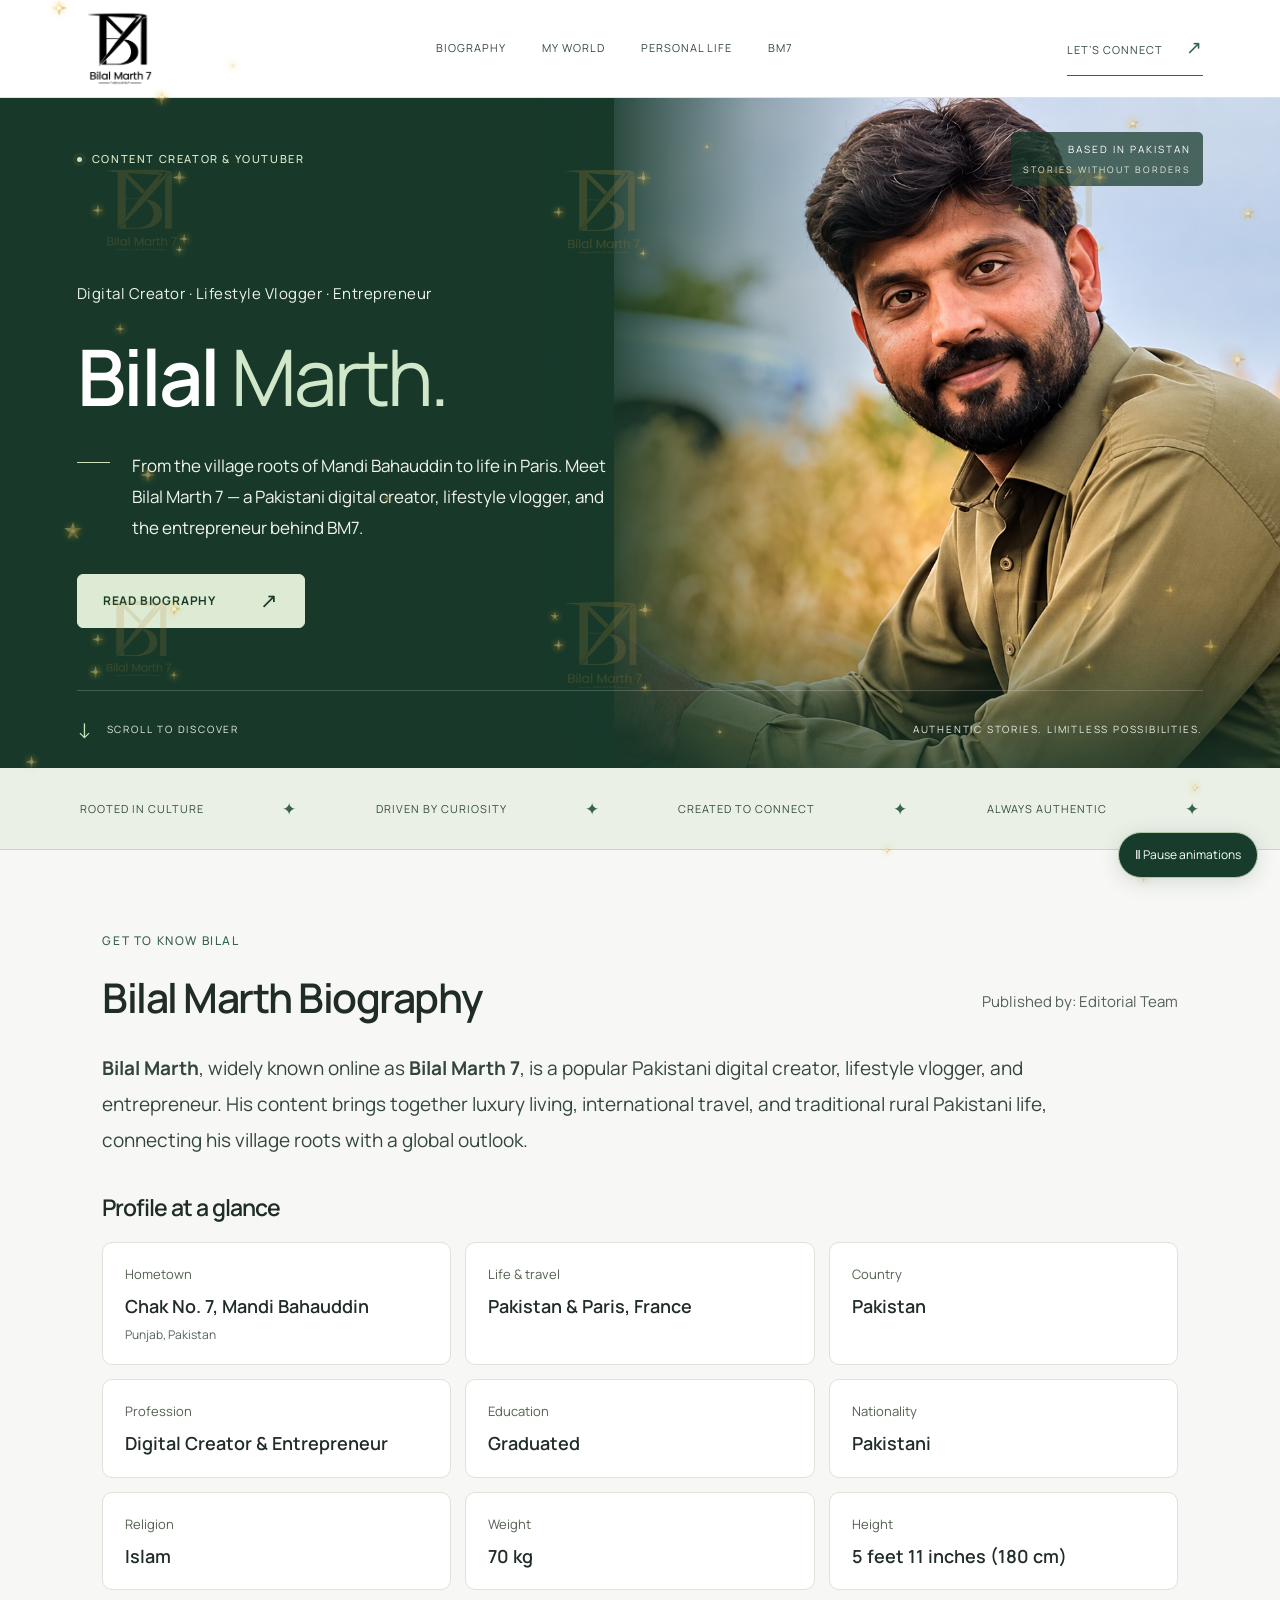
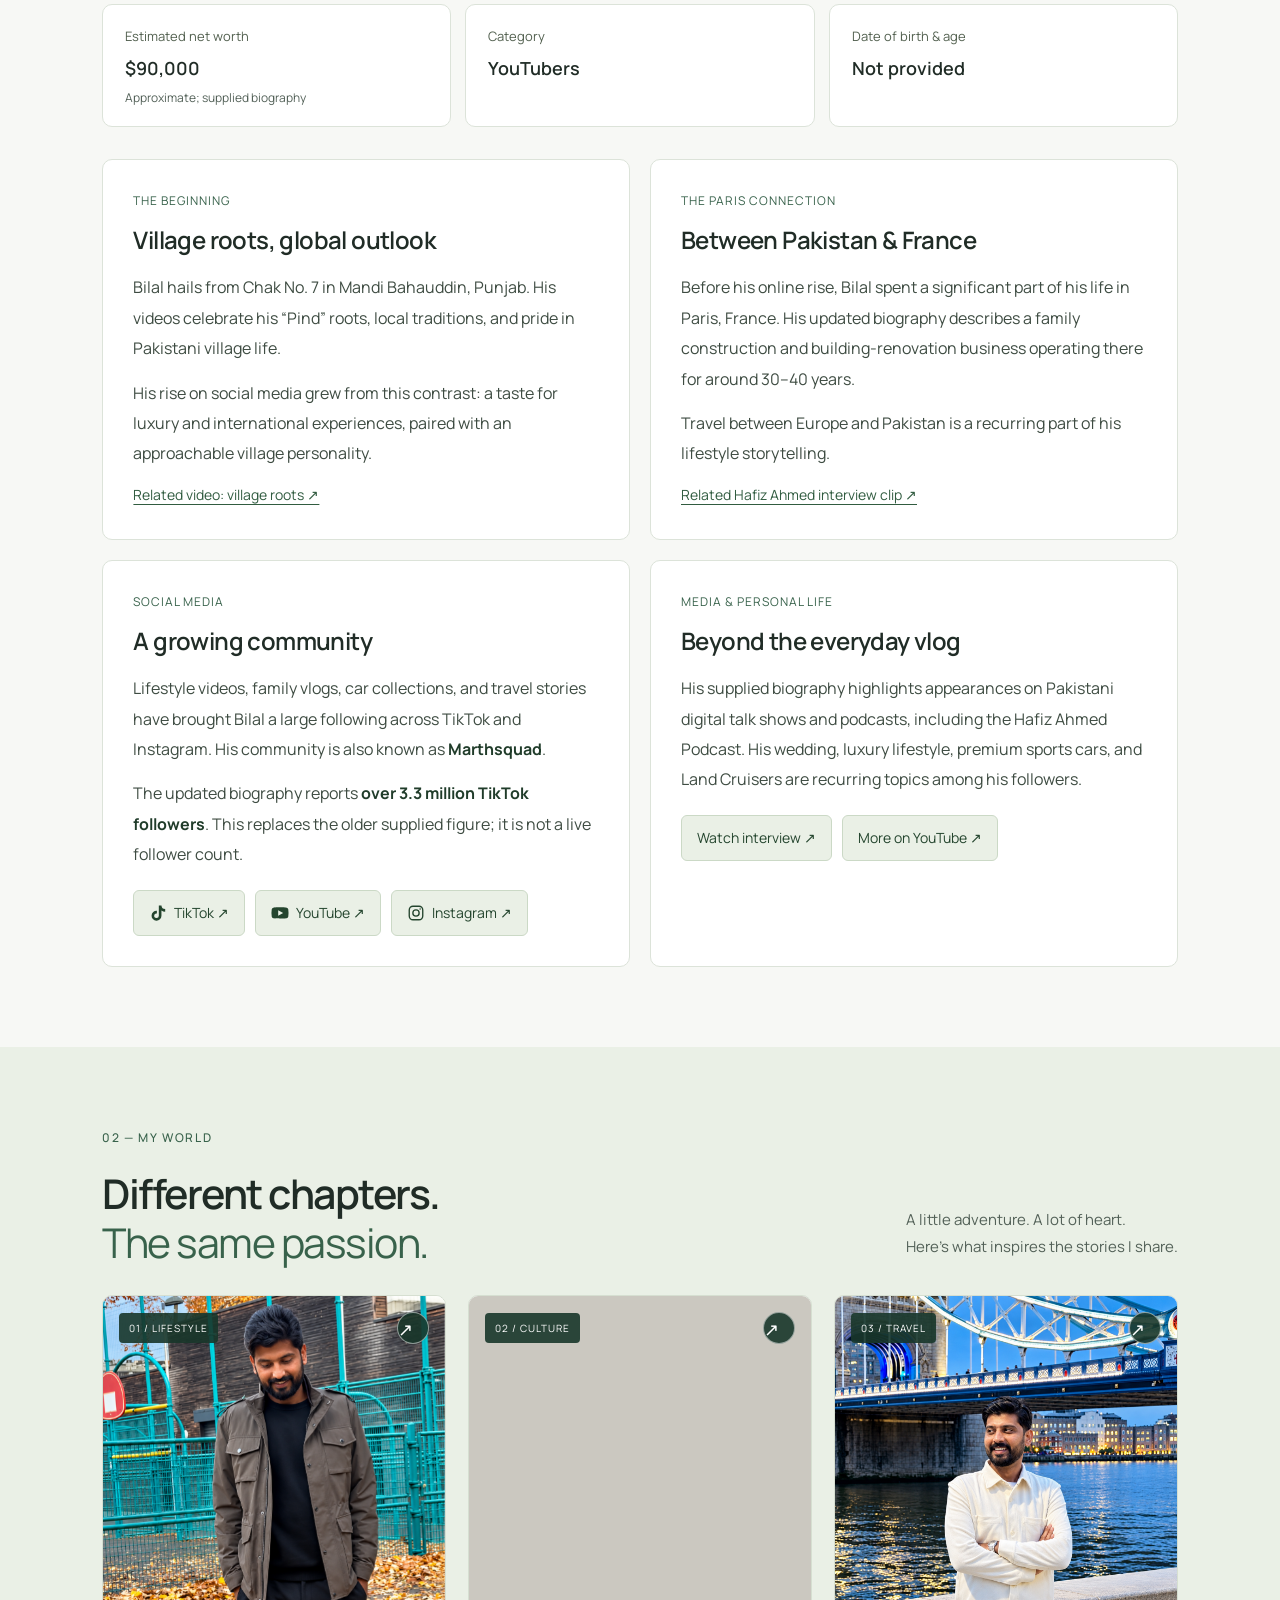
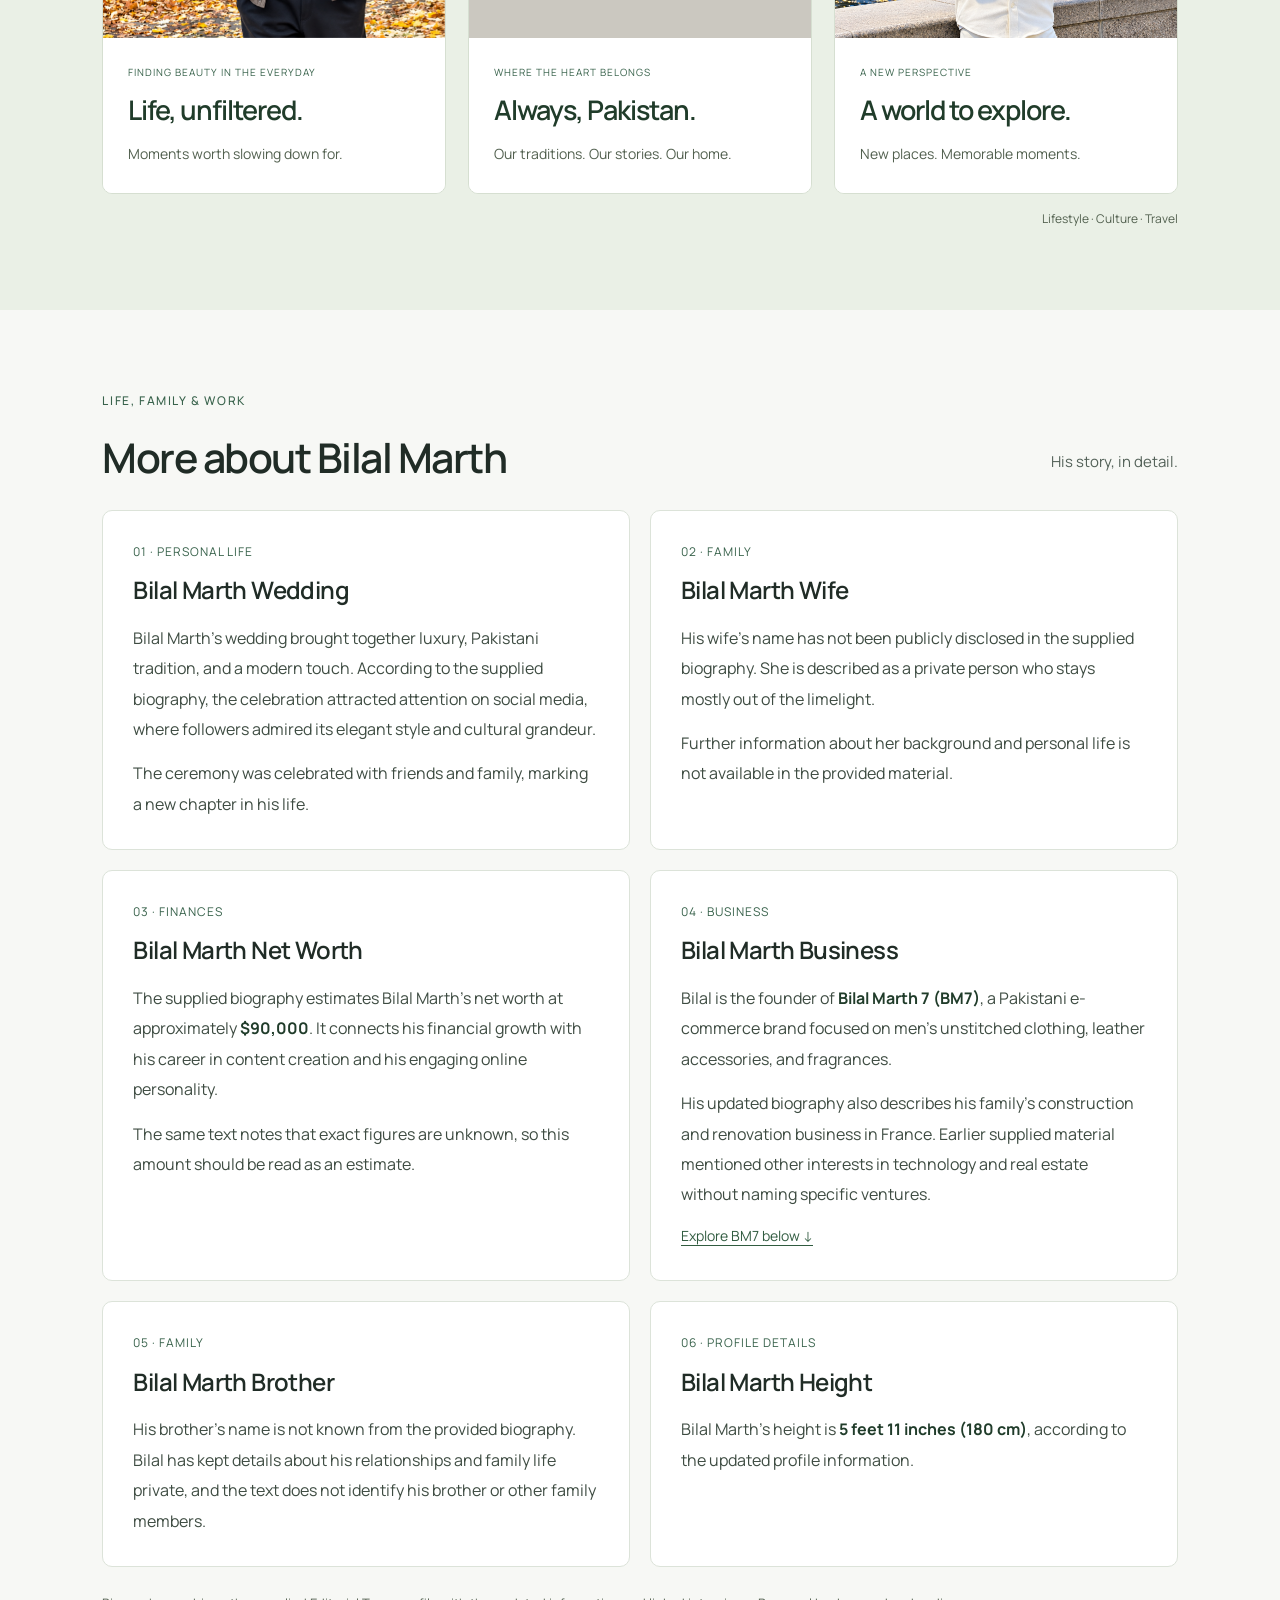
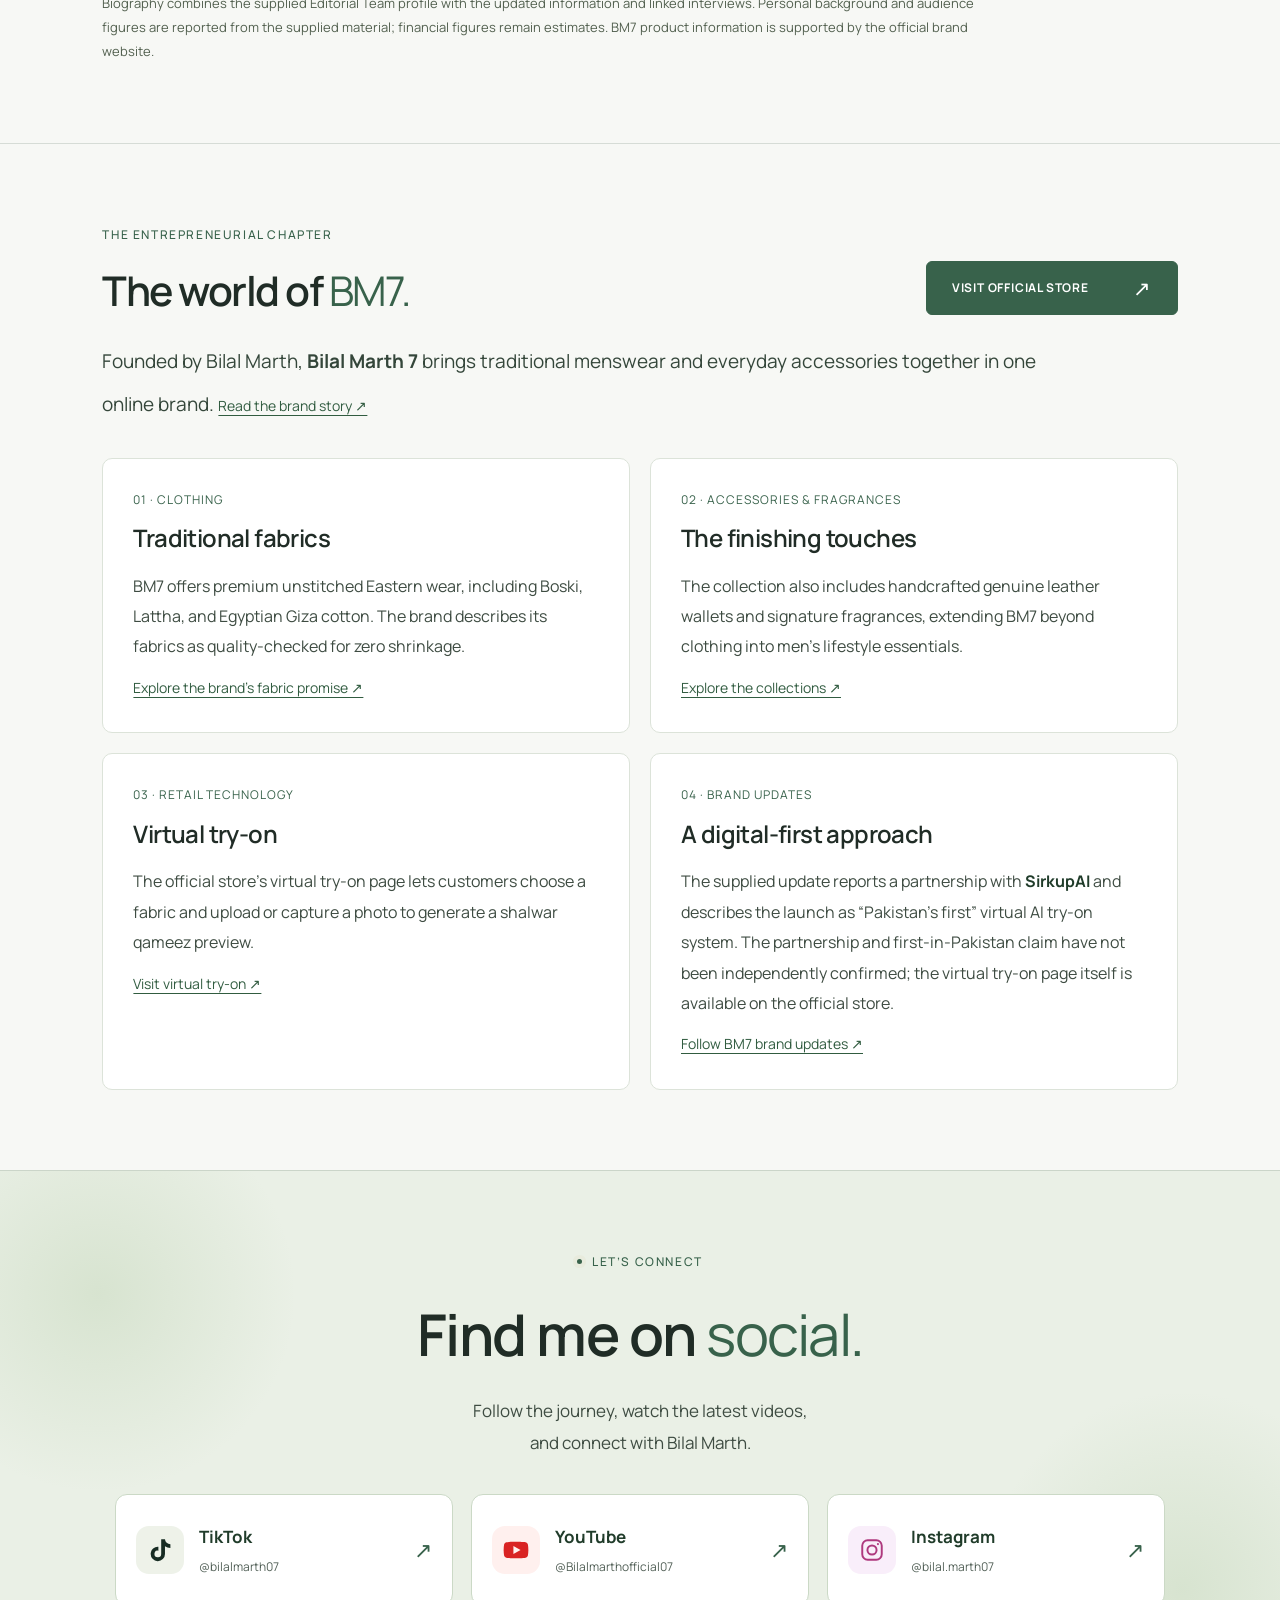
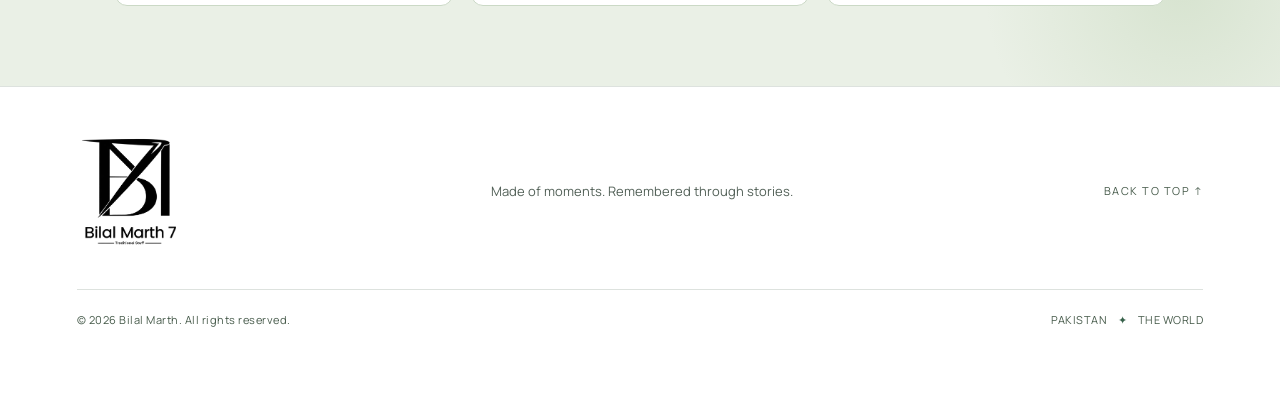
<file: index.html>
<!doctype html>
<html lang="en">
  <head>
    <meta charset="UTF-8" />
    <meta name="viewport" content="width=device-width, initial-scale=1.0" />
    <meta name="theme-color" content="#11120f" />
    <meta
      name="description"
      content="Discover the world of Bilal Marth — Pakistani content creator and YouTuber. Stories, culture, and moments worth sharing."
    />
    <title>Bilal Marth — A Life, Well Told.</title>
    <link rel="preconnect" href="https://fonts.googleapis.com" />
    <link rel="preconnect" href="https://fonts.gstatic.com" crossorigin />
    <link
      href="https://fonts.googleapis.com/css2?family=Cormorant+Garamond:ital,wght@0,400;0,500;0,600;1,400;1,500&family=Manrope:wght@400;500;600;700&display=swap"
      rel="stylesheet"
    />
    <link rel="stylesheet" href="style.css" />
    <link rel="stylesheet" href="readable.css" />
    <link rel="stylesheet" href="motion.css" />
    <link rel="preload" as="image" href="assets/ChatGPT%20Image%20Sep%2015%2C%202026%2C%2005_55_06%20PM.png" />
    <script src="script.js" defer></script>
  </head>
  <body>
    <div class="page-progress" aria-hidden="true"></div>
    <header class="header">
      <a class="brand brand-logo" href="#home" aria-label="Bilal Marth home"><img class="animated-logo" src="assets/bilal-marth-logo-hd.png" width="1119" height="1405" alt="Bilal Marth 7 — Traditional Stuff" /></a>
      <button
        class="menu-toggle"
        aria-label="Open navigation"
        aria-expanded="false"
        aria-controls="navigation"
      >
        <span></span><span></span>
      </button>
      <nav id="navigation" aria-label="Main navigation">
        <a href="#about">BIOGRAPHY</a><a href="#world">MY WORLD</a
        ><a href="#journal">PERSONAL LIFE</a><a href="#business">BM7</a>
      </nav>
      <a class="header-contact" href="#contact">LET’S CONNECT <span>↗</span></a>
    </header>
    <main>
      <section class="hero" id="home">
        <div
          class="hero-photo"
          role="img"
          aria-label="Portfolio portrait of Bilal Marth outdoors"
        ></div>
        <div class="hero-shade"></div>
        <div class="hero-top">
          <span class="eyebrow"><i></i> CONTENT CREATOR & YOUTUBER</span
          ><span class="hero-location"
            >BASED IN PAKISTAN <span>STORIES WITHOUT BORDERS</span></span
          >
        </div>
        <div class="hero-content">
          <p class="hero-intro">Digital Creator · Lifestyle Vlogger · Entrepreneur</p>
          <h1>Bilal <em>Marth.</em></h1>
          <div class="hero-description">
            <span class="small-rule"></span>
            <p>From the village roots of Mandi Bahauddin to life in Paris. Meet Bilal Marth 7 — a Pakistani digital creator, lifestyle vlogger, and the entrepreneur behind BM7.</p>
          </div>
          <a class="button gold" href="#about"
            >READ BIOGRAPHY <span>↗</span></a
          >
        </div>
        <div class="hero-signature" aria-hidden="true">
          Bilal Marth<span>THE PERSON BEHIND THE STORIES</span>
        </div>
        <div class="hero-bottom">
          <a href="#about"
            ><span class="scroll-icon">↓</span> SCROLL TO DISCOVER</a
          ><span>AUTHENTIC STORIES. LIMITLESS POSSIBILITIES.</span
          ><button class="motion-toggle" type="button" aria-pressed="false">Pause animation</button>
        </div>
      </section>
      <div class="values-strip" aria-label="Creative values">
        <span>ROOTED IN CULTURE</span><i>✦</i><span>DRIVEN BY CURIOSITY</span
        ><i>✦</i><span>CREATED TO CONNECT</span><i>✦</i
        ><span>ALWAYS AUTHENTIC</span><i>✦</i>
      </div>
      <section class="biography section" id="about" aria-labelledby="bio-heading">
        <div class="section-heading"><div><p class="eyebrow">GET TO KNOW BILAL</p><h2 id="bio-heading">Bilal Marth Biography</h2></div><p>Published by: Editorial Team</p></div>
        <p class="bio-intro"><strong>Bilal Marth</strong>, widely known online as <strong>Bilal Marth 7</strong>, is a popular Pakistani digital creator, lifestyle vlogger, and entrepreneur. His content brings together luxury living, international travel, and traditional rural Pakistani life, connecting his village roots with a global outlook.</p>
        <h3 class="subheading">Profile at a glance</h3>
        <dl class="profile-grid">
          <div><dt>Hometown</dt><dd>Chak No. 7, Mandi Bahauddin<small>Punjab, Pakistan</small></dd></div>
          <div><dt>Life & travel</dt><dd>Pakistan & Paris, France</dd></div>
          <div><dt>Country</dt><dd>Pakistan</dd></div>
          <div><dt>Profession</dt><dd>Digital Creator & Entrepreneur</dd></div>
          <div><dt>Education</dt><dd>Graduated</dd></div>
          <div><dt>Nationality</dt><dd>Pakistani</dd></div>
          <div><dt>Religion</dt><dd>Islam</dd></div>
          <div><dt>Weight</dt><dd>70 kg</dd></div>
          <div><dt>Height</dt><dd>5 feet 11 inches (180 cm)</dd></div>
          <div><dt>Estimated net worth</dt><dd>$90,000 <small>Approximate; supplied biography</small></dd></div>
          <div><dt>Category</dt><dd>YouTubers</dd></div>
          <div><dt>Date of birth & age</dt><dd>Not provided</dd></div>
        </dl>
        <div class="biography-articles">
          <article class="bio-story"><span class="article-label">THE BEGINNING</span><h3>Village roots, global outlook</h3><p>Bilal hails from Chak No. 7 in Mandi Bahauddin, Punjab. His videos celebrate his “Pind” roots, local traditions, and pride in Pakistani village life.</p><p>His rise on social media grew from this contrast: a taste for luxury and international experiences, paired with an approachable village personality.</p><a class="source-link" href="https://www.youtube.com/watch?v=v9ayQHkdQaA" target="_blank" rel="noopener noreferrer">Related video: village roots ↗</a></article>
          <article class="bio-story"><span class="article-label">THE PARIS CONNECTION</span><h3>Between Pakistan & France</h3><p>Before his online rise, Bilal spent a significant part of his life in Paris, France. His updated biography describes a family construction and building-renovation business operating there for around 30–40 years.</p><p>Travel between Europe and Pakistan is a recurring part of his lifestyle storytelling.</p><a class="source-link" href="https://www.tiktok.com/@hafizahmedpk/video/7497513334615313682" target="_blank" rel="noopener noreferrer">Related Hafiz Ahmed interview clip ↗</a></article>
          <article class="bio-story"><span class="article-label">SOCIAL MEDIA</span><h3>A growing community</h3><p>Lifestyle videos, family vlogs, car collections, and travel stories have brought Bilal a large following across TikTok and Instagram. His community is also known as <strong>Marthsquad</strong>.</p><p>The updated biography reports <strong>over 3.3 million TikTok followers</strong>. This replaces the older supplied figure; it is not a live follower count.</p><div class="social-links"><a href="https://www.tiktok.com/@bilalmarth07?lang=en" target="_blank" rel="noopener noreferrer"><svg viewBox="0 0 24 24" fill="currentColor" aria-hidden="true" focusable="false"><path d="M16.6 2h-3.5v13.7a3.1 3.1 0 1 1-2.6-3.1V9.1a6.6 6.6 0 1 0 6.1 6.6V8.6a8.4 8.4 0 0 0 5 1.6V6.7A5 5 0 0 1 16.6 2Z"/></svg>TikTok ↗</a><a href="https://www.youtube.com/@Bilalmarthofficial07" target="_blank" rel="noopener noreferrer"><svg viewBox="0 0 24 24" fill="currentColor" aria-hidden="true" focusable="false"><path d="M23 7a3 3 0 0 0-2.1-2.1C19 4.4 12 4.4 12 4.4S5 4.4 3.1 4.9A3 3 0 0 0 1 7a31 31 0 0 0 0 10 3 3 0 0 0 2.1 2.1c1.9.5 8.9.5 8.9.5s7 0 8.9-.5A3 3 0 0 0 23 17a31 31 0 0 0 0-10ZM9.6 15.8V8.2L16.2 12l-6.6 3.8Z"/></svg>YouTube ↗</a><a href="https://www.instagram.com/bilal.marth07/" target="_blank" rel="noopener noreferrer"><svg viewBox="0 0 24 24" fill="none" stroke="currentColor" stroke-width="1.8" aria-hidden="true" focusable="false"><rect x="3" y="3" width="18" height="18" rx="5"/><circle cx="12" cy="12" r="4.2"/><circle cx="17.5" cy="6.5" r="1" fill="currentColor" stroke="none"/></svg>Instagram ↗</a></div></article>
          <article class="bio-story"><span class="article-label">MEDIA & PERSONAL LIFE</span><h3>Beyond the everyday vlog</h3><p>His supplied biography highlights appearances on Pakistani digital talk shows and podcasts, including the Hafiz Ahmed Podcast. His wedding, luxury lifestyle, premium sports cars, and Land Cruisers are recurring topics among his followers.</p><div class="social-links"><a href="https://www.youtube.com/watch?v=_mFHVW66nk8" target="_blank" rel="noopener noreferrer">Watch interview ↗</a><a href="https://www.youtube.com/watch?v=TylZ8UWxCX0" target="_blank" rel="noopener noreferrer">More on YouTube ↗</a></div></article>
        </div>
      </section>
      <section class="world section" id="world">
        <div class="section-heading reveal">
          <div>
            <p class="eyebrow">02 — MY WORLD</p>
            <h2>Different chapters.<br /><em>The same passion.</em></h2>
          </div>
          <p>
            A little adventure. A lot of heart.<br />Here’s what inspires the
            stories I share.
          </p>
        </div>
        <div class="world-grid">
          <button class="world-card reveal" data-story="everyday">
            <img
              src="assets/ChatGPT%20Image%20Sep%2015%2C%202026%2C%2005_55_19%20PM.png"
              alt="Outdoor portrait in an autumn setting"
              loading="lazy" decoding="async"
            />
            <div class="card-top">
              <span>01 / LIFESTYLE</span><span class="circle-arrow">↗</span>
            </div>
            <div class="card-bottom">
              <p>FINDING BEAUTY IN THE EVERYDAY</p>
              <h3>Life, unfiltered.</h3>
              <span>Moments worth slowing down for.</span>
            </div>
          </button>
          <button class="world-card reveal" data-story="culture">
            <img
              src="assets/ChatGPT%20Image%20Sep%2015%2C%202026%2C%2005_55_25%20PM.png"
              alt="Studio composition featuring traditional Pakistani clothing"
              loading="lazy" decoding="async"
            />
            <div class="card-top">
              <span>02 / CULTURE</span><span class="circle-arrow">↗</span>
            </div>
            <div class="card-bottom">
              <p>WHERE THE HEART BELONGS</p>
              <h3>Always, Pakistan.</h3>
              <span>Our traditions. Our stories. Our home.</span>
            </div>
          </button>
          <button class="world-card reveal" data-story="creation">
            <img
              src="assets/ChatGPT%20Image%20Sep%2015%2C%202026%2C%2005_55_30%20PM.png"
              alt="Riverside portrait beside an illuminated bridge"
              loading="lazy" decoding="async"
            />
            <div class="card-top">
              <span>03 / TRAVEL</span><span class="circle-arrow">↗</span>
            </div>
            <div class="card-bottom">
              <p>A NEW PERSPECTIVE</p>
              <h3>A world to explore.</h3>
              <span>New places. Memorable moments.</span>
            </div>
          </button>
        </div>
        <p class="image-note">
          Lifestyle · Culture · Travel
        </p>
      </section>
      <section class="journal section" id="journal" aria-labelledby="personal-heading">
        <div class="section-heading"><div><p class="eyebrow">LIFE, FAMILY & WORK</p><h2 id="personal-heading">More about Bilal Marth</h2></div><p>His story, in detail.</p></div>
        <div class="biography-articles">
          <article class="bio-story"><span class="article-label">01 · PERSONAL LIFE</span><h3>Bilal Marth Wedding</h3><p>Bilal Marth’s wedding brought together luxury, Pakistani tradition, and a modern touch. According to the supplied biography, the celebration attracted attention on social media, where followers admired its elegant style and cultural grandeur.</p><p>The ceremony was celebrated with friends and family, marking a new chapter in his life.</p></article>
          <article class="bio-story"><span class="article-label">02 · FAMILY</span><h3>Bilal Marth Wife</h3><p>His wife’s name has not been publicly disclosed in the supplied biography. She is described as a private person who stays mostly out of the limelight.</p><p>Further information about her background and personal life is not available in the provided material.</p></article>
          <article class="bio-story"><span class="article-label">03 · FINANCES</span><h3>Bilal Marth Net Worth</h3><p>The supplied biography estimates Bilal Marth’s net worth at approximately <strong>$90,000</strong>. It connects his financial growth with his career in content creation and his engaging online personality.</p><p>The same text notes that exact figures are unknown, so this amount should be read as an estimate.</p></article>
          <article class="bio-story"><span class="article-label">04 · BUSINESS</span><h3>Bilal Marth Business</h3><p>Bilal is the founder of <strong>Bilal Marth 7 (BM7)</strong>, a Pakistani e-commerce brand focused on men’s unstitched clothing, leather accessories, and fragrances.</p><p>His updated biography also describes his family’s construction and renovation business in France. Earlier supplied material mentioned other interests in technology and real estate without naming specific ventures.</p><a class="source-link" href="#business">Explore BM7 below ↓</a></article>
          <article class="bio-story"><span class="article-label">05 · FAMILY</span><h3>Bilal Marth Brother</h3><p>His brother’s name is not known from the provided biography. Bilal has kept details about his relationships and family life private, and the text does not identify his brother or other family members.</p></article>
          <article class="bio-story"><span class="article-label">06 · PROFILE DETAILS</span><h3>Bilal Marth Height</h3><p>Bilal Marth’s height is <strong>5 feet 11 inches (180 cm)</strong>, according to the updated profile information.</p></article>
        </div>
        <p class="source-note">Biography combines the supplied Editorial Team profile with the updated information and linked interviews. Personal background and audience figures are reported from the supplied material; financial figures remain estimates. BM7 product information is supported by the official brand website.</p>
      </section>
      <section class="business section" id="business" aria-labelledby="business-heading">
        <div class="section-heading"><div><p class="eyebrow">THE ENTREPRENEURIAL CHAPTER</p><h2 id="business-heading">The world of <em>BM7.</em></h2></div><a class="button gold" href="https://bilalmarth7.pk/" target="_blank" rel="noopener noreferrer">VISIT OFFICIAL STORE <span>↗</span></a></div>
        <p class="bio-intro">Founded by Bilal Marth, <strong>Bilal Marth 7</strong> brings traditional menswear and everyday accessories together in one online brand. <a class="source-link" href="https://bilalmarth7.pk/pages/about-us" target="_blank" rel="noopener noreferrer">Read the brand story ↗</a></p>
        <div class="biography-articles">
          <article class="bio-story"><span class="article-label">01 · CLOTHING</span><h3>Traditional fabrics</h3><p>BM7 offers premium unstitched Eastern wear, including Boski, Lattha, and Egyptian Giza cotton. The brand describes its fabrics as quality-checked for zero shrinkage.</p><a class="source-link" href="https://bilalmarth7.pk/pages/about-us" target="_blank" rel="noopener noreferrer">Explore the brand’s fabric promise ↗</a></article>
          <article class="bio-story"><span class="article-label">02 · ACCESSORIES & FRAGRANCES</span><h3>The finishing touches</h3><p>The collection also includes handcrafted genuine leather wallets and signature fragrances, extending BM7 beyond clothing into men’s lifestyle essentials.</p><a class="source-link" href="https://bilalmarth7.pk/" target="_blank" rel="noopener noreferrer">Explore the collections ↗</a></article>
          <article class="bio-story"><span class="article-label">03 · RETAIL TECHNOLOGY</span><h3>Virtual try-on</h3><p>The official store’s virtual try-on page lets customers choose a fabric and upload or capture a photo to generate a shalwar qameez preview.</p><a class="source-link" href="https://bilalmarth7.pk/pages/try-on" target="_blank" rel="noopener noreferrer">Visit virtual try-on ↗</a></article>
          <article class="bio-story"><span class="article-label">04 · BRAND UPDATES</span><h3>A digital-first approach</h3><p>The supplied update reports a partnership with <strong>SirkupAI</strong> and describes the launch as “Pakistan’s first” virtual AI try-on system. The partnership and first-in-Pakistan claim have not been independently confirmed; the virtual try-on page itself is available on the official store.</p><a class="source-link" href="https://www.instagram.com/bilalmarth7.pk/" target="_blank" rel="noopener noreferrer">Follow BM7 brand updates ↗</a></article>
        </div>
      </section>
      <section class="contact section" id="contact" aria-labelledby="contact-heading">
        <p class="eyebrow"><i></i> LET’S CONNECT</p>
        <h2 id="contact-heading">Find me on <em>social.</em></h2>
        <p>Follow the journey, watch the latest videos,<br />and connect with Bilal Marth.</p>
        <div class="contact-social-grid" aria-label="Social profiles">
<a class="contact-social tiktok" href="https://www.tiktok.com/@bilalmarth07?lang=en" target="_blank" rel="noopener noreferrer" aria-label="Open Bilal Marth on TikTok (new tab)"><span class="social-icon"><svg viewBox="0 0 24 24" fill="currentColor" aria-hidden="true" focusable="false"><path d="M16.6 2h-3.5v13.7a3.1 3.1 0 1 1-2.6-3.1V9.1a6.6 6.6 0 1 0 6.1 6.6V8.6a8.4 8.4 0 0 0 5 1.6V6.7A5 5 0 0 1 16.6 2Z"/></svg></span><span class="social-copy"><strong>TikTok</strong><span>@bilalmarth07</span></span><span class="social-arrow" aria-hidden="true">↗</span></a>
<a class="contact-social youtube" href="https://www.youtube.com/@Bilalmarthofficial07" target="_blank" rel="noopener noreferrer" aria-label="Open Bilal Marth on YouTube (new tab)"><span class="social-icon"><svg viewBox="0 0 24 24" fill="currentColor" aria-hidden="true" focusable="false"><path d="M23 7a3 3 0 0 0-2.1-2.1C19 4.4 12 4.4 12 4.4S5 4.4 3.1 4.9A3 3 0 0 0 1 7a31 31 0 0 0 0 10 3 3 0 0 0 2.1 2.1c1.9.5 8.9.5 8.9.5s7 0 8.9-.5A3 3 0 0 0 23 17a31 31 0 0 0 0-10ZM9.6 15.8V8.2L16.2 12l-6.6 3.8Z"/></svg></span><span class="social-copy"><strong>YouTube</strong><span>@Bilalmarthofficial07</span></span><span class="social-arrow" aria-hidden="true">↗</span></a>
<a class="contact-social instagram" href="https://www.instagram.com/bilal.marth07/" target="_blank" rel="noopener noreferrer" aria-label="Open Bilal Marth on Instagram (new tab)"><span class="social-icon"><svg viewBox="0 0 24 24" fill="none" stroke="currentColor" stroke-width="1.8" aria-hidden="true" focusable="false"><rect x="3" y="3" width="18" height="18" rx="5"/><circle cx="12" cy="12" r="4.2"/><circle cx="17.5" cy="6.5" r="1" fill="currentColor" stroke="none"/></svg></span><span class="social-copy"><strong>Instagram</strong><span>@bilal.marth07</span></span><span class="social-arrow" aria-hidden="true">↗</span></a>
        </div>
      </section>
    </main>
    <footer>
      <a class="brand brand-logo" href="#home" aria-label="Bilal Marth home"><img class="animated-logo" src="assets/bilal-marth-logo-hd.png" width="1119" height="1405" alt="Bilal Marth 7 — Traditional Stuff" /></a>
      <p>Made of moments. Remembered through stories.</p>
      <a href="#home">BACK TO TOP ↑</a>
      <div class="footer-bottom">
        <span
          >© <span id="year">2026</span> Bilal Marth. All rights reserved.</span
        ><span>PAKISTAN <span class="gold-text">✦</span> THE WORLD</span>
      </div>
    </footer>
    <dialog id="story-dialog">
      <button class="close-dialog" aria-label="Close story">×</button>
      <p class="eyebrow" id="story-label"></p>
      <h2 id="story-title"></h2>
      <p id="story-text"></p>
      <a class="text-link" href="#contact" id="story-contact"
        >CREATE SOMETHING TOGETHER ↗</a
      >
    </dialog>
  </body>
</html>
</file>
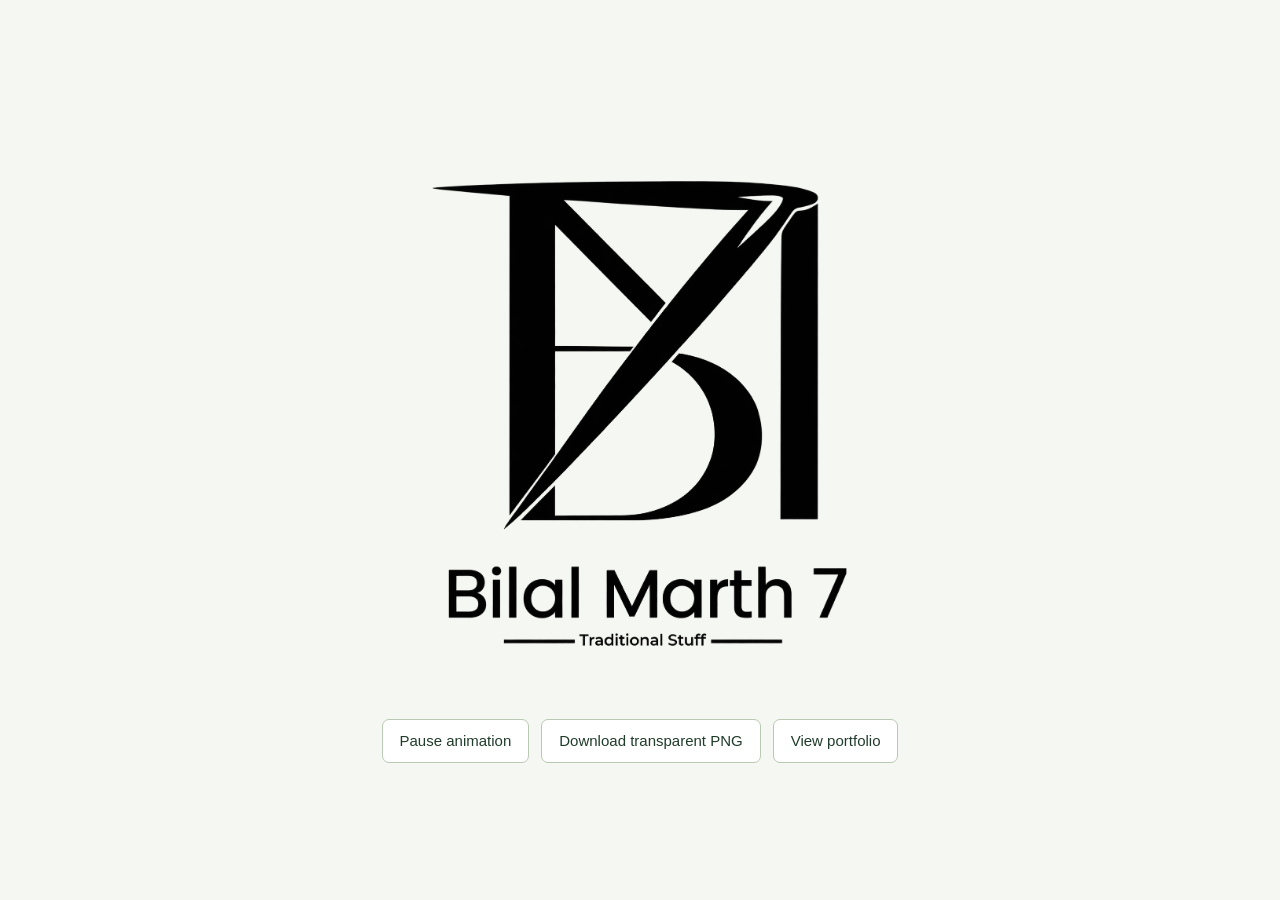
<file: assets/logo-animated.html>
<!doctype html>
<html lang="en">
<head>
<meta charset="utf-8"><meta name="viewport" content="width=device-width, initial-scale=1">
<title>Bilal Marth — Animated Logo</title>
<style>
*{box-sizing:border-box}body{margin:0;min-height:100svh;display:grid;place-items:center;background:#f5f7f2;font:15px/1.6 Arial,sans-serif;color:#203c2a}main{text-align:center;padding:35px 20px}.stage{display:grid;place-items:center;width:min(75vw,440px);min-height:440px;margin:auto}img{display:block;width:100%;height:auto;max-height:65svh;object-fit:contain;animation:arrive 1.2s ease-out both,float 6s 1.2s ease-in-out infinite;transform-origin:center}nav{display:flex;flex-wrap:wrap;justify-content:center;gap:12px;margin-top:30px}button,a{font:inherit;color:#203c2a;background:#fff;border:1px solid #b9c9b4;padding:9px 17px;border-radius:7px;cursor:pointer;text-decoration:none}button:focus-visible,a:focus-visible{outline:2px solid #38624b;outline-offset:4px}.paused img{animation-play-state:paused}@keyframes arrive{from{opacity:0;transform:translateY(18px) scale(.94)}to{opacity:1;transform:translateY(0) scale(1)}}@keyframes float{0%,100%{transform:translateY(0) rotate(0)}50%{transform:translateY(-9px) rotate(-1deg)}}@media(prefers-reduced-motion:reduce){img{animation:none}button{display:none}}@media(max-width:480px){.stage{min-height:320px}}
</style>
</head><body><main><div class="stage"><img src="bilal-marth-logo-hd.png" alt="Bilal Marth 7 — Traditional Stuff"></div><nav><button type="button" aria-pressed="false">Pause animation</button><a href="bilal-marth-logo-hd.png" download>Download transparent PNG</a><a href="../index.html">View portfolio</a></nav></main><script>const button=document.querySelector('button');button.addEventListener('click',()=>{const paused=document.body.classList.toggle('paused');button.setAttribute('aria-pressed',String(paused));button.textContent=paused?'Play animation':'Pause animation'});</script></body></html>
</file>
<file: style.css>
:root {
  --bg: #11120f;
  --panel: #191a16;
  --gold: #c7ab76;
  --text: #eeeae1;
  --muted: #9c9d91;
  --line: #ffffff20;
  --serif: "Cormorant Garamond", Georgia, serif;
  --sans: "Manrope", Arial, sans-serif;
}
* {
  box-sizing: border-box;
}
html {
  scroll-behavior: smooth;
  scroll-padding-top: 95px;
}
body {
  margin: 0;
  background: var(--bg);
  color: var(--text);
  font-family: var(--sans);
  font-size: 14px;
  line-height: 1.8;
}
body:has(dialog[open]) {
  overflow: hidden;
}
::selection {
  background: var(--gold);
  color: var(--bg);
}
a {
  color: inherit;
  text-decoration: none;
}
button,
input,
textarea {
  font: inherit;
}
button,
a {
  -webkit-tap-highlight-color: transparent;
}
button {
  cursor: pointer;
}
button:focus-visible,
a:focus-visible,
summary:focus-visible {
  outline: 2px solid var(--gold);
  outline-offset: 6px;
}
button {
  color: inherit;
}
h1,
h2,
h3,
p {
  margin: 0;
}
h1,
h2,
h3 {
  font-family: var(--serif);
  font-weight: 400;
  line-height: 1.03;
}
em {
  font-weight: 400;
  color: var(--gold);
}
.header {
  height: 98px;
  display: flex;
  align-items: center;
  justify-content: space-between;
  padding: 0 6%;
  border-bottom: 1px solid var(--line);
  background: var(--bg);
  position: relative;
  z-index: 5;
}
.brand {
  display: flex;
  align-items: center;
  font-family: var(--serif);
  font-size: 35px;
  line-height: 1;
}
.brand-line {
  height: 30px;
  width: 1px;
  background: var(--gold);
  transform: rotate(23deg);
  margin: 0 5px;
}
.brand-name {
  font: 600 10px var(--sans);
  letter-spacing: 3px;
  margin-left: 18px;
}
.header nav {
  display: flex;
  gap: 36px;
}
.header nav a,
.header-contact {
  font-size: 10px;
  letter-spacing: 1.8px;
}
.header nav a {
  color: #b3b3a8;
  transition: color 0.2s;
}
.header nav a:hover,
.header nav a.active {
  color: var(--gold);
}
.header-contact {
  border-bottom: 1px solid var(--gold);
  padding: 9px 0;
}
.header-contact span {
  font-size: 19px;
  margin-left: 20px;
  color: var(--gold);
}
.menu-toggle {
  display: none;
}
.hero {
  min-height: 740px;
  height: calc(100svh - 98px);
  max-height: 980px;
  position: relative;
  overflow: hidden;
}
.hero-photo,
.hero-shade {
  position: absolute;
  inset: 0;
}
.hero-photo {
  background: #373d34
    url("assets/ChatGPT%20Image%20Sep%2015%2C%202026%2C%2005_55_06%20PM.png")
    center 55% / cover;
  filter: saturate(0.35);
  animation: hero-image 2s ease-out both;
}
.hero-shade {
  background:
    linear-gradient(
      90deg,
      rgba(12, 17, 13, 0.84),
      rgba(12, 17, 13, 0.4) 53%,
      rgba(12, 17, 13, 0.12)
    ),
    linear-gradient(0deg, #11120fe8, transparent 45%, #11120f66);
}
.hero-top {
  position: relative;
  display: flex;
  justify-content: space-between;
  padding: 34px 6%;
}
.eyebrow {
  font-size: 10px;
  font-weight: 500;
  letter-spacing: 2.3px;
  color: var(--gold);
  display: flex;
  align-items: center;
  gap: 10px;
}
.eyebrow i {
  width: 5px;
  height: 5px;
  display: inline-block;
  background: var(--gold);
  border-radius: 50%;
  box-shadow: 0 0 0 4px #c7ab7614;
}
.hero-location {
  font-size: 9px;
  letter-spacing: 2px;
  display: flex;
  flex-direction: column;
  text-align: right;
}
.hero-location span {
  font-size: 8px;
  color: #b6b9af;
  margin-top: 3px;
}
.hero-content {
  position: relative;
  margin: 42px 0 100px 10%;
  animation: rise 1.2s 0.15s both;
}
.hero-intro {
  font-size: 12px;
  letter-spacing: 1.1px;
  color: #d0d1c5;
  margin-bottom: 22px;
}
h1 {
  font-size: clamp(92px, 9.5vw, 154px);
  letter-spacing: -5px;
}
h1 em {
  color: #e0c99c;
}
.hero-description {
  display: flex;
  align-items: start;
  gap: 22px;
  margin: 27px 0 30px;
  color: #c5c8bc;
  font-size: 12px;
  line-height: 1.9;
}
.small-rule {
  height: 1px;
  width: 33px;
  background: var(--gold);
  margin-top: 12px;
}
.button {
  display: inline-flex;
  justify-content: space-between;
  align-items: center;
  gap: 44px;
  min-height: 51px;
  padding: 0 25px;
  font-size: 9px;
  letter-spacing: 1.5px;
  font-weight: 700;
  border: 1px solid var(--gold);
  transition:
    background 0.25s,
    transform 0.25s;
}
.button:hover {
  background: #e2c795;
  transform: translateY(-3px);
}
.button span {
  font-size: 21px;
  font-weight: 400;
}
.gold {
  background: var(--gold);
  color: #181a13;
}
.hero-signature {
  position: absolute;
  right: 10%;
  bottom: 155px;
  font: italic 55px var(--serif);
  transform: rotate(-8deg);
  color: #e9e3d1c4;
}
.hero-signature span {
  display: block;
  font: 7px var(--sans);
  letter-spacing: 2.5px;
  transform: rotate(8deg);
  margin: 18px 0 0 12px;
}
.hero-bottom {
  position: absolute;
  bottom: 0;
  left: 6%;
  right: 6%;
  height: 78px;
  border-top: 1px solid #ffffff30;
  display: flex;
  align-items: center;
  justify-content: space-between;
  font-size: 8px;
  letter-spacing: 1.8px;
  color: #b8bbae;
}
.hero-bottom a {
  display: flex;
  align-items: center;
  gap: 13px;
}
.scroll-icon {
  font-size: 21px;
  color: var(--gold);
  animation: bob 2s infinite;
}
.values-strip {
  display: flex;
  align-items: center;
  justify-content: space-around;
  gap: 20px;
  padding: 25px 4%;
  border-bottom: 1px solid var(--line);
  font-size: 9px;
  letter-spacing: 2px;
  color: #bdbbae;
}
.values-strip i {
  font-style: normal;
  color: var(--gold);
  font-size: 17px;
}
.section {
  padding: 115px 8%;
  max-width: 1600px;
  margin: 0 auto;
}
.about {
  display: grid;
  grid-template-columns: 1fr 1.1fr;
  gap: 11%;
  align-items: center;
}
.about-art {
  position: relative;
  padding: 0 25px 30px 0;
}
.art-frame {
  position: relative;
  min-height: 470px;
  border: 1px solid #c7ab764d;
  padding: 30px;
  background: radial-gradient(ellipse at 30% 30%, #3a3b2e, #191c17 70%);
  overflow: hidden;
  display: flex;
  flex-direction: column;
  justify-content: space-between;
}
.art-frame:before,
.art-frame:after {
  content: "";
  position: absolute;
  width: 350px;
  height: 480px;
  border: 1px solid #c7ab7626;
  border-radius: 50%;
  transform: rotate(40deg);
  top: 70px;
  left: -40px;
}
.art-frame:after {
  left: 20px;
  top: 60px;
}
.art-eyebrow,
.art-bottom {
  font-size: 8px;
  letter-spacing: 2.8px;
  color: #c3c1ac;
  z-index: 1;
}
.art-bottom {
  display: flex;
  justify-content: space-between;
}
.art-bottom span {
  color: var(--gold);
  font-size: 20px;
}
.monogram {
  font: 190px var(--serif);
  align-self: center;
  color: var(--gold);
  position: relative;
  line-height: 1;
  letter-spacing: -45px;
  padding-right: 42px;
}
.monogram span {
  position: relative;
  top: 40px;
  font-style: italic;
  color: #c7ab7690;
}
.art-note {
  position: absolute;
  bottom: 0;
  right: 0;
  background: var(--gold);
  color: #23271c;
  padding: 23px 33px;
  display: flex;
  flex-direction: column;
  font-size: 9px;
  letter-spacing: 1px;
}
.art-note em {
  font: italic 26px var(--serif);
  color: #23271c;
  letter-spacing: 0;
  margin-top: 3px;
}
h2 {
  font-size: clamp(40px, 4.3vw, 65px);
  letter-spacing: -1.6px;
}
.about-copy h2 {
  margin: 22px 0 25px;
}
.about-copy .lead {
  color: #dddccf;
  font-size: 15px;
  margin-bottom: 18px;
}
.about-copy > p:not(.eyebrow):not(.lead) {
  color: var(--muted);
  font-size: 12px;
  margin-bottom: 14px;
}
.about-details {
  display: flex;
  gap: 30px;
  border-top: 1px solid var(--line);
  padding-top: 24px;
  margin-top: 28px;
}
.about-details div {
  display: flex;
  flex-direction: column;
  gap: 5px;
}
.about-details span {
  font-size: 8px;
  letter-spacing: 1.5px;
  color: var(--gold);
}
.about-details strong {
  font-size: 11px;
  font-weight: 400;
}
.text-link {
  display: inline-flex;
  gap: 25px;
  align-items: center;
  font-size: 9px;
  letter-spacing: 1.6px;
  border-bottom: 1px solid var(--gold);
  padding: 8px 0;
  margin-top: 27px;
}
.text-link span {
  font-size: 19px;
  color: var(--gold);
}
.world {
  background: #181914;
  max-width: none;
}
.section-heading {
  display: flex;
  justify-content: space-between;
  align-items: end;
  margin-bottom: 45px;
}
.section-heading .eyebrow {
  margin-bottom: 20px;
}
.section-heading > p {
  font-size: 12px;
  color: var(--muted);
  padding-bottom: 6px;
}
.world-grid {
  display: grid;
  grid-template-columns: repeat(3, 1fr);
  gap: 22px;
}
.world-card {
  height: 430px;
  position: relative;
  overflow: hidden;
  text-align: left;
  border: 0;
  background: #34382d;
  padding: 27px;
}
.world-card img {
  position: absolute;
  inset: 0;
  width: 100%;
  height: 100%;
  object-fit: cover;
  filter: saturate(0.45);
  transition:
    transform 0.8s,
    filter 0.8s;
}
.world-card:after {
  content: "";
  position: absolute;
  inset: 0;
  background:
    linear-gradient(0deg, #10150fed, transparent 80%),
    linear-gradient(180deg, #10150f88, transparent 35%);
}
.world-card:hover img {
  transform: scale(1.06);
  filter: saturate(0.8);
}
.card-top,
.card-bottom {
  position: relative;
  z-index: 1;
}
.card-top {
  display: flex;
  align-items: center;
  justify-content: space-between;
  position: absolute;
  top: 25px;
  left: 25px;
  right: 25px;
  font-size: 8px;
  letter-spacing: 2px;
}
.circle-arrow {
  border: 1px solid #ffffff60;
  border-radius: 50%;
  height: 32px;
  width: 32px;
  display: grid;
  place-items: center;
  font-size: 18px;
}
.card-bottom {
  position: absolute;
  bottom: 30px;
  left: 27px;
  right: 15px;
}
.card-bottom p {
  font-size: 7px;
  letter-spacing: 1.7px;
  color: #d2bc92;
  margin-bottom: 13px;
}
.card-bottom h3 {
  font-size: 39px;
  margin-bottom: 12px;
}
.card-bottom > span {
  font-size: 10px;
  color: #c5c7b8;
}
.image-note {
  font-size: 9px;
  color: #85897a;
  text-align: right;
  margin-top: 14px;
}
.quote-section {
  text-align: center;
  padding: 80px 20px 90px;
  border-bottom: 1px solid var(--line);
  background: radial-gradient(ellipse at center, #26271a66, transparent 65%);
}
.quote-mark {
  font: 70px var(--serif);
  color: var(--gold);
  line-height: 1;
}
.quote-section blockquote {
  font: 42px/1.25 var(--serif);
  margin: 0 0 27px;
}
.quote-section > p {
  font-size: 8px;
  letter-spacing: 2px;
  color: #aaac9b;
}
.quote-section > p span {
  margin: 0 14px;
  color: var(--gold);
}
.journal {
  padding-bottom: 100px;
}
.journal-list {
  border-top: 1px solid var(--line);
}
details {
  border-bottom: 1px solid var(--line);
}
summary {
  display: flex;
  align-items: center;
  gap: 30px;
  cursor: pointer;
  padding: 25px 0;
  list-style: none;
}
summary::-webkit-details-marker {
  display: none;
}
.journal-number {
  color: var(--gold);
  font-size: 10px;
}
summary > span:nth-child(2) {
  font: 29px var(--serif);
}
.journal-tag {
  font-size: 8px;
  letter-spacing: 1.5px;
  color: var(--muted);
  margin-left: auto;
}
.plus {
  font-size: 22px;
  color: var(--gold);
  transition: transform 0.3s;
}
details[open] .plus {
  transform: rotate(45deg);
}
.journal-body {
  font-size: 12px;
  max-width: 760px;
  color: var(--muted);
  padding: 0 40px 28px 44px;
}
.contact {
  text-align: center;
  padding-top: 90px;
  padding-bottom: 100px;
  border-top: 1px solid var(--line);
  background: radial-gradient(ellipse at bottom, #35351e55, transparent 65%);
  max-width: none;
}
.contact .eyebrow {
  justify-content: center;
  margin-bottom: 27px;
}
.contact h2 {
  font-size: clamp(55px, 6vw, 88px);
}
.contact > p:not(.eyebrow) {
  font-size: 12px;
  color: var(--muted);
  margin: 26px 0;
}
.contact .button {
  min-width: 200px;
}
.contact-footnote {
  display: block;
  margin-top: 28px;
  font-size: 7px;
  letter-spacing: 2px;
  color: #8f9483;
}
footer {
  padding: 42px 6% 22px;
  display: flex;
  align-items: center;
  justify-content: space-between;
  flex-wrap: wrap;
  border-top: 1px solid var(--line);
}
footer > p {
  font-size: 11px;
  color: var(--muted);
}
footer > a:last-of-type {
  font-size: 8px;
  letter-spacing: 1.5px;
}
.footer-bottom {
  width: 100%;
  display: flex;
  justify-content: space-between;
  border-top: 1px solid var(--line);
  margin-top: 35px;
  padding-top: 20px;
  font-size: 8px;
  color: #858a78;
  letter-spacing: 0.5px;
}
.gold-text {
  color: var(--gold);
  margin: 0 8px;
}
.page-progress {
  position: fixed;
  top: 0;
  left: 0;
  height: 2px;
  width: 0;
  background: var(--gold);
  z-index: 20;
}
.js .reveal {
  opacity: 0;
  transform: translateY(24px);
  transition:
    opacity 0.8s,
    transform 0.8s;
}
.js .reveal.visible {
  opacity: 1;
  transform: translateY(0);
}
dialog {
  background: #1b1d17;
  color: var(--text);
  border: 1px solid #c7ab7660;
  padding: 45px;
  width: min(580px, calc(100% - 32px));
  max-height: 90svh;
}
dialog::backdrop {
  background: #070b08d9;
  backdrop-filter: blur(6px);
}
dialog h2 {
  font-size: 45px;
  margin: 17px 0;
}
dialog > p:not(.eyebrow) {
  font-size: 12px;
  color: var(--muted);
}
.close-dialog {
  position: absolute;
  top: 10px;
  right: 17px;
  background: none;
  border: 0;
  font-size: 27px;
  color: var(--gold);
}
form {
  margin-top: 23px;
}
label {
  display: block;
  font-size: 11px;
  color: #cfccbe;
  margin-top: 16px;
}
input,
textarea {
  width: 100%;
  display: block;
  margin-top: 7px;
  background: #11140e;
  border: 1px solid #ffffff25;
  padding: 11px 13px;
  color: var(--text);
  font-size: 12px;
  border-radius: 0;
}
input:focus,
textarea:focus {
  outline: 1px solid var(--gold);
}
textarea {
  resize: vertical;
}
form .button {
  margin-top: 24px;
  width: 100%;
}
#form-status {
  font-size: 11px;
  color: var(--gold);
  margin-top: 12px;
}
@keyframes rise {
  from {
    opacity: 0;
    transform: translateY(25px);
  }
  to {
    opacity: 1;
    transform: translateY(0);
  }
}
@keyframes hero-image {
  from {
    transform: scale(1.05);
  }
  to {
    transform: scale(1);
  }
}
@keyframes bob {
  50% {
    transform: translateY(5px);
  }
}
@media (min-width: 1600px) {
  .hero-content {
    margin-top: 65px;
  }
  .world-grid,
  .world .section-heading,
  .world .image-note {
    max-width: 1344px;
    margin-left: auto;
    margin-right: auto;
  }
}
@media (max-width: 1000px) {
  .header {
    padding: 0 5%;
  }
  .header nav {
    gap: 20px;
  }
  .brand-name {
    font-size: 8px;
    letter-spacing: 2px;
  }
  .hero {
    min-height: 720px;
  }
  .hero-content {
    margin-left: 8%;
  }
  .hero-signature {
    right: 7%;
    font-size: 42px;
  }
  .section {
    padding: 80px 6%;
  }
  .about {
    gap: 6%;
  }
  .art-frame {
    min-height: 420px;
  }
  .about-details {
    gap: 17px;
  }
  .world-grid {
    gap: 14px;
  }
  .world-card {
    height: 365px;
  }
  .card-bottom {
    left: 20px;
  }
  .card-bottom h3 {
    font-size: 30px;
  }
  .card-bottom p {
    font-size: 6px;
  }
  .values-strip {
    font-size: 7px;
    letter-spacing: 1.3px;
  }
  .hero-bottom > span:nth-child(2) {
    display: none;
  }
}
@media (max-width: 680px) {
  .header {
    height: 78px;
    padding: 0 6%;
  }
  .brand {
    font-size: 30px;
  }
  .brand-name {
    font-size: 8px;
    margin-left: 13px;
  }
  .header-contact {
    margin-left: auto;
    margin-right: 22px;
    font-size: 8px;
    letter-spacing: 1px;
  }
  .header-contact span {
    margin-left: 7px;
  }
  .menu-toggle {
    display: flex;
    flex-direction: column;
    justify-content: center;
    gap: 6px;
    background: none;
    border: 0;
    padding: 8px;
    order: 3;
  }
  .menu-toggle span {
    width: 22px;
    height: 1px;
    background: var(--gold);
  }
  .header nav {
    display: none;
    position: absolute;
    top: 78px;
    left: 0;
    right: 0;
    background: var(--bg);
    padding: 25px 6%;
    border-bottom: 1px solid var(--line);
    flex-direction: column;
  }
  .header nav.open {
    display: flex;
  }
  .hero {
    min-height: 670px;
    height: calc(100svh - 78px);
    max-height: 850px;
  }
  .hero-top {
    padding-top: 25px;
  }
  .hero-top .eyebrow {
    font-size: 7px;
    letter-spacing: 1.5px;
  }
  .hero-location {
    font-size: 7px;
    letter-spacing: 1px;
  }
  .hero-location span {
    font-size: 6px;
  }
  .hero-content {
    margin: 65px 6% 80px;
  }
  .hero-intro {
    font-size: 10px;
    letter-spacing: 0.6px;
  }
  h1 {
    font-size: 93px;
    letter-spacing: -3px;
  }
  .hero-description {
    font-size: 11px;
    gap: 14px;
  }
  .small-rule {
    width: 23px;
  }
  .hero-signature {
    bottom: 105px;
    right: 8%;
    font-size: 32px;
  }
  .hero-signature span {
    font-size: 5px;
    letter-spacing: 1.5px;
    margin-top: 9px;
  }
  .hero-bottom {
    height: 65px;
    font-size: 7px;
  }
  .hero-photo {
    background-position: 60% center;
  }
  .values-strip {
    flex-wrap: wrap;
    gap: 12px 20px;
    padding: 20px;
    font-size: 6px;
  }
  .values-strip i {
    font-size: 11px;
  }
  .values-strip span {
    white-space: nowrap;
  }
  .values-strip i:last-child {
    display: none;
  }
  .section {
    padding: 65px 6%;
  }
  .about {
    grid-template-columns: 1fr;
    gap: 45px;
  }
  .about-art {
    max-width: 420px;
    width: 100%;
    margin: auto;
  }
  .art-frame {
    min-height: 390px;
  }
  .about-copy h2 {
    font-size: 45px;
  }
  .about-details {
    justify-content: space-between;
  }
  .section-heading {
    align-items: start;
    gap: 23px;
    flex-direction: column;
    margin-bottom: 30px;
  }
  .section-heading h2 {
    font-size: 44px;
  }
  .section-heading > p {
    font-size: 11px;
  }
  .world-grid {
    grid-template-columns: 1fr;
    gap: 20px;
  }
  .world-card {
    height: 400px;
  }
  .card-bottom h3 {
    font-size: 40px;
  }
  .card-bottom p {
    font-size: 8px;
  }
  .card-bottom > span {
    font-size: 12px;
  }
  .card-top {
    font-size: 9px;
  }
  .quote-section {
    padding: 65px 6%;
  }
  .quote-section blockquote {
    font-size: 31px;
  }
  .quote-section > p {
    font-size: 7px;
  }
  summary {
    gap: 17px;
    padding: 22px 0;
  }
  summary > span:nth-child(2) {
    font-size: 23px;
  }
  .journal-tag {
    display: none;
  }
  .plus {
    margin-left: auto;
  }
  .journal-body {
    padding-left: 28px;
    padding-right: 10px;
  }
  .contact .eyebrow {
    font-size: 7px;
    letter-spacing: 1.3px;
  }
  .contact h2 {
    font-size: 52px;
  }
  .contact-footnote {
    font-size: 6px;
    letter-spacing: 1px;
  }
  footer {
    gap: 25px;
  }
  footer > p {
    order: 3;
    width: 100%;
    font-size: 10px;
  }
  .footer-bottom {
    order: 4;
    margin-top: 0;
    font-size: 7px;
    gap: 20px;
  }
  .footer-bottom > span:last-child {
    white-space: nowrap;
  }
  dialog {
    padding: 35px 24px;
  }
  dialog h2 {
    font-size: 37px;
  }
  .desktop {
    display: none;
  }
}
@media (prefers-reduced-motion: reduce) {
  html {
    scroll-behavior: auto;
  }
  *,
  *:before,
  *:after {
    animation: none !important;
    transition: none !important;
  }
  .js .reveal {
    opacity: 1;
    transform: none;
  }
}
</file>
<file: readable.css>
:root{--bg:#f7f8f5;--panel:#fff;--text:#202c26;--muted:#536158;--gold:#38624b;--line:#203c2426;--serif:'Manrope',Arial,sans-serif}
body{font-size:16px;line-height:1.85}h1,h2,h3{font-weight:600;letter-spacing:-1px;line-height:1.2}em{font-style:normal}.header{background:#fff}.brand{font-family:Georgia,serif}.brand-name{font-size:11px}.header nav a,.header-contact{font-size:11px;letter-spacing:1px;color:#344b3d}.hero{min-height:620px;max-height:760px;height:78svh;color:#fff}.hero-photo{inset:-5%;animation:scenic-drift 24s ease-in-out infinite alternate;will-change:transform;background-color:#364d42}.hero-shade{background:linear-gradient(90deg,#102a21ec,#102a2190 65%,#102a2155),linear-gradient(0deg,#10231ac9,transparent 65%)}.hero-content{margin:64px 8% 115px;max-width:750px}.hero h1{font-size:clamp(56px,7.5vw,104px);letter-spacing:-4px}.hero h1 em{color:#d0e7ca}.hero-intro{font-size:15px;color:#f0f4ec;letter-spacing:.5px}.hero-description{font-size:18px;color:#f1f4ed;margin:26px 0 30px;max-width:660px;line-height:1.85}.small-rule{background:#cee0b8;flex-shrink:0}.hero .eyebrow{color:#e0edce;font-size:11px}.hero .eyebrow i{background:#cee0b8}.hero-location{font-size:10px}.hero-location span{color:#e4eadd;font-size:9px}.hero-signature{display:none}.hero-bottom{color:#e8eee4;font-size:10px}.scroll-icon{color:#c8e1b7}.button{font-size:12px;letter-spacing:.8px;min-height:54px;border-radius:6px}.gold{color:#fff;background:#38624b}.button:hover{background:#284d38;color:#fff}.hero .gold{background:#deebd4;color:#193c29;border-color:#deebd4}.hero .gold:hover{background:#fff}.motion-toggle{background:#142d22b3;border:1px solid #d4e4cb77;color:#fff;border-radius:5px;padding:7px 12px;font-size:12px;letter-spacing:0}.values-strip{background:#eaf0e6;color:#354e3c;font-size:11px;letter-spacing:1px}.section{padding:80px 8%}.section-heading{margin-bottom:28px;gap:25px}.section-heading>p{font-size:15px;color:var(--muted)}h2,.section-heading h2{font-size:clamp(30px,3.2vw,46px);letter-spacing:-1.5px}.eyebrow{font-size:12px;letter-spacing:1.6px}.bio-intro{font-size:19px;line-height:1.9;max-width:950px;color:#34463a;margin-bottom:36px}.subheading{font-size:23px;margin-bottom:20px}.profile-grid{display:grid;grid-template-columns:repeat(3,minmax(0,1fr));gap:14px;margin:0 0 32px}.profile-grid>div{background:#fff;border:1px solid #dce3d9;border-radius:10px;padding:19px 22px;min-width:0}.profile-grid dt{font-size:13px;color:#52604f;margin-bottom:6px}.profile-grid dd{margin:0;font-size:18px;font-weight:600;line-height:1.6;overflow-wrap:anywhere}.profile-grid small{display:block;font-weight:400;font-size:12px;color:#536158;margin-top:5px}.bio-story{background:#fff;padding:30px;border:1px solid #dce3d9;border-radius:10px}.bio-story h3{font-size:24px;letter-spacing:-.6px;margin-bottom:18px}.bio-story p,.bio-story li{font-size:16px;line-height:1.9;color:#3e4c42}.bio-story p+p{margin-top:14px}.bio-story ul{padding-left:22px}.bio-story strong{font-weight:700;color:#203c2a}.biography-articles{display:grid;grid-template-columns:repeat(2,minmax(0,1fr));gap:20px}.article-label{display:block;font-size:12px;letter-spacing:1px;color:#38624b;margin-bottom:13px}.source-note{font-size:13px;color:#52604f;margin-top:24px;max-width:900px}.world{background:#eaf0e6}.world-card{border-radius:10px;background:linear-gradient(145deg,#45654c,#213b32);color:#fff;height:370px}.world-card img{animation:card-drift 22s ease-in-out infinite alternate;will-change:transform}.world-card:nth-child(2) img{animation-delay:-7s}.world-card:nth-child(3) img{animation-delay:-14s}.world-card:after{background:linear-gradient(0deg,#10231af5,transparent 95%),linear-gradient(180deg,#10231a88,transparent 40%)}.card-bottom h3{font-size:29px;letter-spacing:-1px}.card-bottom p{font-size:10px;color:#deedcf;letter-spacing:1px}.card-bottom>span{font-size:13px;color:#edf2e8}.card-top{font-size:10px;letter-spacing:1px}.image-note{font-size:12px;color:#52604f}.contact{background:#eaf0e6}.contact h2{font-size:clamp(34px,4.5vw,60px)}.contact>p:not(.eyebrow){font-size:17px;color:#3e4c42}.contact-footnote{font-size:11px;color:#536158;letter-spacing:1px}footer{background:#fff}footer>p{font-size:13px}footer>a:last-of-type,.footer-bottom{font-size:11px;color:#475b4b}dialog{background:#fff;color:var(--text);border-color:#ccd8c7;border-radius:12px}dialog h2{font-size:34px}dialog>p:not(.eyebrow),label{font-size:15px;color:#465649}input,textarea{background:#f7f8f5;border:1px solid #b7c6b8;color:#202c26;font-size:16px;border-radius:6px;padding:12px}#form-status{font-size:14px}.close-dialog{font-size:30px}.text-link{font-size:12px}.motion-paused .hero-photo,.motion-paused .world-card img,.motion-paused .scroll-icon{animation-play-state:paused!important}
@keyframes scenic-drift{from{transform:scale(1) translate3d(-1%,0,0)}to{transform:scale(1.12) translate3d(1%,1%,0)}}
@keyframes card-drift{from{transform:scale(1.01)}to{transform:scale(1.12) translateY(-1%)}}
@media(max-width:1000px){.section{padding:65px 6%}.header nav{gap:18px}.hero-content{margin-left:6%;margin-top:55px}.card-bottom h3{font-size:24px}.card-bottom>span{font-size:12px}.card-top{font-size:8px}.card-bottom p{font-size:8px}.profile-grid{grid-template-columns:repeat(2,minmax(0,1fr))}.values-strip{font-size:9px}}
@media(max-width:680px){.header nav{background:#fff}.brand-name{font-size:9px}.header-contact{font-size:9px}.hero{min-height:650px;height:auto;max-height:none}.hero-content{margin:65px 6% 120px}.hero h1{font-size:58px;letter-spacing:-2.5px}.hero-intro{font-size:13px;max-width:290px}.hero-description{font-size:16px;gap:12px}.hero-top .eyebrow{font-size:8px;letter-spacing:.8px}.hero-location{font-size:8px}.hero-location span{font-size:6px}.hero-bottom{font-size:8px}.motion-toggle{font-size:11px;padding:6px 9px}.values-strip{font-size:9px;gap:10px 14px}.section{padding:50px 6%}.section-heading h2{font-size:31px}.section-heading>p{font-size:14px}.bio-intro{font-size:17px}.profile-grid{gap:10px}.profile-grid>div{padding:16px 13px}.profile-grid dt{font-size:12px}.profile-grid dd{font-size:15px}.profile-grid small{font-size:11px}.biography-articles{grid-template-columns:1fr}.bio-story{padding:23px}.bio-story h3{font-size:22px}.world-card{height:350px}.card-bottom h3{font-size:30px}.card-bottom p,.card-top{font-size:10px}.card-bottom>span{font-size:14px}.contact .eyebrow{font-size:10px;letter-spacing:.8px}.contact h2{font-size:36px}.contact>p:not(.eyebrow){font-size:16px}.contact-footnote{font-size:9px}.footer-bottom{font-size:9px}.footer-bottom>span:last-child{white-space:normal}.eyebrow{font-size:11px}}
@media(prefers-reduced-motion:reduce){.hero-photo,.world-card img{animation:none!important;will-change:auto}.motion-toggle{display:none}}

/* Supplied portraits: keep faces clear and place card text below imagery. */
.hero{background:#18392a;height:auto;min-height:670px;max-height:none}
.hero-photo{inset:0 0 0 48%;background-position:62% 25%;filter:none;transform-origin:65% 30%;animation:portrait-drift 24s ease-in-out infinite alternate}
.hero-shade{background:linear-gradient(90deg,#18392a 0%,#18392a 41%,#18392af0 47%,#18392a55 59%,transparent 72%),linear-gradient(0deg,#18392abf,transparent 25%)}
.hero-content{width:42%;margin:60px 0 115px 6%;max-width:640px}
.hero h1{font-size:clamp(54px,6.1vw,90px);letter-spacing:-3px}
.hero-description{font-size:17px}.hero-top{z-index:1}.hero-location{background:#173829b8;padding:8px 12px;border-radius:5px}
.world-card{height:auto;padding:0;background:#fff;color:#202c26;border:1px solid #d6dfd1;display:flex;flex-direction:column;isolation:isolate}
.world-card img{position:relative;inset:auto;display:block;width:100%;height:auto;aspect-ratio:1;object-fit:cover;object-position:center 28%;filter:none;animation:portrait-drift 24s ease-in-out infinite alternate;transform-origin:center 30%;z-index:-1}
.world-card:nth-child(2) img{object-fit:contain;background:#cbc8c0;transform-origin:center}
.world-card:nth-child(3) img{object-position:center 35%}
.world-card:after{display:none}.world-card:hover img{filter:none}.card-top{top:16px;left:16px;right:16px;color:#fff;font-size:10px}.card-top>span:first-child{background:#19372be6;padding:6px 10px;border-radius:4px}.circle-arrow{background:#19372be6;border-color:#ffffff80}
.card-bottom{position:relative;inset:auto;background:#fff;padding:25px;width:100%;flex:1}.card-bottom p{color:#38624b;font-size:10px}.card-bottom h3{font-size:27px;color:#203c2a}.card-bottom>span{font-size:14px;color:#52604f}
@keyframes portrait-drift{from{transform:scale(1)}to{transform:scale(1.035)}}
@media(max-width:1000px) and (min-width:681px){.hero-content{width:43%;margin-top:45px}.hero-description{font-size:16px}.hero h1{font-size:58px}.card-bottom{padding:19px}.card-bottom h3{font-size:22px}.card-bottom>span{font-size:12px}}
@media(max-width:680px){.hero{min-height:0;display:flex;flex-direction:column}.hero-top{order:0;padding:20px 6%;background:#18392a}.hero-photo{order:1;position:relative;inset:auto;width:100%;height:330px;background-size:cover;background-position:62% 22%;flex-shrink:0}.hero-shade{display:none}.hero-content{order:2;width:auto;margin:0;padding:32px 6% 38px;background:#18392a;z-index:1;animation:none}.hero h1{font-size:56px}.hero-intro{max-width:none}.hero-description{font-size:16px}.hero-bottom{order:3;position:relative;inset:auto;margin:0 6%;height:65px}.hero-location{padding:0;background:none}.world-card{height:auto}.world-card img{aspect-ratio:1.1}.card-bottom{padding:24px}.card-bottom h3{font-size:28px}}
@media(prefers-reduced-motion:reduce){.hero-photo,.world-card img{animation:none!important;transform:none!important}}

/* Transparent supplied logo, with restrained motion and no layout movement. */
.brand-logo{display:flex;align-items:center;justify-content:center;flex-shrink:0;width:85px;align-self:center}
.brand-logo .animated-logo{display:block;width:auto;height:84px;max-width:100%;object-fit:contain;animation:logo-float 6s ease-in-out infinite;transform-origin:center}
footer .brand-logo{width:104px}footer .brand-logo .animated-logo{height:125px}
.motion-paused .animated-logo{animation-play-state:paused!important}
@keyframes logo-float{0%,100%{transform:translateY(0) rotate(0)}50%{transform:translateY(-3px) rotate(-1deg)}}
@media(max-width:680px){.brand-logo{width:61px}.brand-logo .animated-logo{height:67px}footer .brand-logo{width:90px}footer .brand-logo .animated-logo{height:112px}}
@media(prefers-reduced-motion:reduce){.animated-logo{animation:none!important;transform:none!important}}

/* Biography sources and verified brand destinations. */
.source-link{display:inline-block;font-size:14px;color:#315c40;text-decoration:underline;text-underline-offset:4px;overflow-wrap:anywhere;margin-top:14px;line-height:1.7}
.social-links{display:flex;flex-wrap:wrap;gap:10px;margin-top:20px}.social-links a{padding:9px 15px;background:#eaf0e6;border:1px solid #cbd9c6;border-radius:6px;font-size:14px;color:#24452e;transition:background .25s,transform .25s}.social-links a:hover{background:#dce9d5;transform:translateY(-2px)}
.business{border-top:1px solid var(--line)}.business .section-heading .button{flex-shrink:0}.business .bio-intro .source-link{font-size:14px}.bio-intro strong{font-weight:700}

/* The three supplied social profiles are the contact destinations. */
.contact-social-grid{display:grid;grid-template-columns:repeat(3,minmax(0,1fr));gap:18px;max-width:1050px;margin:36px auto 0;text-align:left}
.contact-social{display:flex;align-items:center;gap:15px;min-width:0;padding:26px 20px;background:#fff;border:1px solid #cbd9c6;border-radius:12px;transition:transform .3s,box-shadow .3s,border-color .3s}
.social-icon{display:grid;place-items:center;flex-shrink:0;width:48px;height:48px;border-radius:13px;background:#eef2e9;color:#172c23}.social-icon svg{width:26px;height:26px}
.youtube .social-icon{background:#fff0ee;color:#d92323}.instagram .social-icon{background:#f9eefa;color:#ae397e}
.social-copy{display:flex;flex-direction:column;gap:4px;min-width:0}.social-copy strong{font-size:17px;color:#203c2a}.social-copy>span{font-size:12px;color:#536158;overflow-wrap:anywhere}.social-arrow{margin-left:auto;font-size:22px;color:#38624b;transition:transform .3s}
.contact-social:hover,.contact-social:focus-visible{transform:translateY(-5px);border-color:#93af88;box-shadow:0 12px 28px #18392a14}.contact-social:hover .social-arrow{transform:translate(2px,-2px)}
.social-links a{display:inline-flex;align-items:center;gap:7px}.social-links svg{width:18px;height:18px;flex-shrink:0}
@media(max-width:1000px){.contact-social-grid{gap:12px}.contact-social{padding:20px 15px;gap:10px}.social-icon{width:38px;height:38px}.social-copy strong{font-size:15px}.social-copy>span{font-size:11px}}
@media(max-width:760px){.contact-social-grid{grid-template-columns:1fr;max-width:440px}.contact-social{padding:22px;gap:16px}.social-icon{width:48px;height:48px}.social-copy strong{font-size:18px}.social-copy>span{font-size:13px}}
</file>
<file: motion.css>
/* Shared website motion. Text settles after its entrance; scenery keeps moving. */
.header { animation: header-enter .7s ease-out both; }
.header nav a { position: relative; }
.header nav a::after { content: ''; position: absolute; bottom: -6px; left: 0; width: 100%; height: 2px; background: var(--gold); transform: scaleX(0); transform-origin: left; transition: transform .3s ease; }
.header nav a:hover::after, .header nav a.active::after, .header nav a:focus-visible::after { transform: scaleX(1); }
.hero-content { animation: none; }
.hero-content > * { animation: content-enter .9s cubic-bezier(.2,.7,.2,1) both; }
.hero-content .hero-intro { animation-delay: .12s; }
.hero-content h1 { animation-delay: .24s; }
.hero-content .hero-description { animation-delay: .38s; }
.hero-content .button { animation-delay: .52s; }
.hero h1 em { display: inline-block; }
.hero-top .eyebrow i { animation: status-pulse 3s ease-in-out infinite; }
.brand-logo { position: relative; }
.brand-logo .animated-logo { animation: logo-signature 5s ease-in-out infinite; }
footer .brand-logo .animated-logo { animation-delay: -2.5s; }
.values-strip { overflow: hidden; }
.values-strip i { display: inline-block; animation: star-turn 14s linear infinite; }
.values-strip i:nth-of-type(even) { animation-direction: reverse; }
.js .reveal { opacity: 0; transform: translateY(28px); transition: opacity .7s ease var(--reveal-delay,0ms), transform .7s cubic-bezier(.2,.7,.2,1) var(--reveal-delay,0ms), box-shadow .25s ease, border-color .25s ease; }
.js .reveal.visible, .js .reveal:focus-within { opacity: 1; transform: translateY(0); }
.profile-grid > div, .bio-story, .world-card { transition: transform .3s ease, box-shadow .3s ease, border-color .3s ease; }
.profile-grid > div { position: relative; overflow: hidden; }
.profile-grid > div::before { content: ''; position: absolute; left: 0; top: 18px; bottom: 18px; width: 3px; background: #6d9677; transform: scaleY(0); transition: transform .35s ease; }
.profile-grid > div:hover::before { transform: scaleY(1); }
.button { position: relative; overflow: hidden; }
.button::after { content: ''; position: absolute; inset: -50% auto -50% -70%; width: 38%; pointer-events: none; background: linear-gradient(90deg,transparent,#ffffff35,transparent); transform: skewX(-20deg); transition: left .65s ease; }
.button:hover::after, .button:focus-visible::after { left: 135%; }
.button > span, .text-link > span, .header-contact > span, .circle-arrow { display: inline-block; transition: transform .3s ease; }
.button:hover > span, .text-link:hover > span, .header-contact:hover > span { transform: translate(3px,-3px); }
.world-card:hover .circle-arrow { transform: rotate(45deg); }
.contact { position: relative; isolation: isolate; overflow: hidden; }
.contact::before, .contact::after { content: ''; position: absolute; z-index: -1; width: min(40vw,400px); aspect-ratio: 1; border-radius: 50%; pointer-events: none; background: radial-gradient(circle,#9fbe8e40,transparent 70%); animation: ambient-drift 16s ease-in-out infinite alternate; }
.contact::before { left: -8%; top: -15%; }
.contact::after { right: -8%; bottom: -20%; animation-delay: -8s; }
dialog[open] { animation: dialog-enter .3s ease-out both; }
dialog[open]::backdrop { animation: backdrop-enter .3s ease-out both; }
input, textarea { transition: border-color .2s ease, box-shadow .2s ease; }
input:focus, textarea:focus { box-shadow: 0 0 0 4px #38624b12; }
.menu-toggle span { transition: transform .25s ease; }
.menu-toggle[aria-expanded="true"] span:first-child { transform: translateY(3.5px) rotate(45deg); }
.menu-toggle[aria-expanded="true"] span:last-child { transform: translateY(-3.5px) rotate(-45deg); }
.motion-toggle { position: fixed; right: 22px; bottom: 22px; z-index: 30; padding: 11px 16px; border-radius: 30px; background: #173c2b; border: 1px solid #b2c7a6; box-shadow: 0 4px 20px #10271925; font-size: 12px; color: #fff; }
footer { padding-bottom: 80px; }
@media(hover:hover) and (pointer:fine) {
  .js .profile-grid > .reveal.visible:hover, .js .bio-story.reveal.visible:hover, .js .world-card.reveal.visible:hover { transform: translateY(-5px); border-color: #91ad87; box-shadow: 0 14px 30px #18392a12; transition-delay: 0ms; }
}
@keyframes header-enter { from { opacity: 0; transform: translateY(-12px); } to { opacity: 1; transform: translateY(0); } }
@keyframes content-enter { from { opacity: 0; transform: translateY(22px); } to { opacity: 1; transform: translateY(0); } }
@keyframes logo-signature { 0%,100% { transform: translateY(0) rotate(-2deg) scale(1); } 50% { transform: translateY(-5px) rotate(2deg) scale(1.045); } }
@keyframes status-pulse { 0%,100% { box-shadow: 0 0 0 3px #cee0b812; } 50% { box-shadow: 0 0 0 8px #cee0b825; } }
@keyframes star-turn { to { transform: rotate(360deg); } }
@keyframes ambient-drift { from { transform: translate(0,0) scale(.9); } to { transform: translate(35px,25px) scale(1.15); } }
@keyframes dialog-enter { from { opacity: 0; transform: translateY(15px) scale(.97); } to { opacity: 1; transform: translateY(0) scale(1); } }
@keyframes backdrop-enter { from { opacity: 0; } to { opacity: 1; } }
@media(max-width:680px) {
  .motion-toggle { right: 12px; bottom: max(12px,env(safe-area-inset-bottom)); font-size: 11px; padding: 9px 13px; }
  .header nav.open { animation: content-enter .25s ease-out; }
  .hero-content > * { animation-duration: .65s; }
}
/* Pause includes pseudo-elements, hover transitions, and newly opened dialogs. */
.motion-paused *, .motion-paused *::before, .motion-paused *::after { animation-play-state: paused !important; transition: none !important; }
.motion-paused .reveal, .motion-paused .hero-content > *, .motion-paused .header, .motion-paused dialog[open], .motion-paused .header nav.open { animation: none !important; opacity: 1 !important; transform: none !important; }
.motion-paused dialog[open]::backdrop { animation: none !important; opacity: 1 !important; }
html:has(.motion-paused) { scroll-behavior: auto; }
@media(prefers-reduced-motion:reduce) {
  html { scroll-behavior: auto; }
  *, *::before, *::after { animation: none !important; transition: none !important; }
  .js .reveal, .hero-content > *, .header, dialog[open] { opacity: 1; transform: none; }
  .motion-toggle { display: none; }
}

/* Golden stars float over every section without intercepting interactions. */
.gold-star-field {
  position: fixed;
  inset: 0;
  z-index: 12;
  overflow: hidden;
  pointer-events: none;
  user-select: none;
  contain: strict;
}
.gold-star {
  position: absolute;
  left: var(--star-x);
  top: var(--star-y);
  width: var(--star-size);
  height: var(--star-size);
  animation: golden-drift var(--star-duration) ease-in-out var(--star-delay) infinite alternate;
}
.gold-star-sparkle {
  display: block;
  position: relative;
  width: 100%;
  height: 100%;
  opacity: .45;
  filter: drop-shadow(0 0 3px #e8b342aa);
  animation: golden-twinkle var(--twinkle-duration) ease-in-out var(--star-delay) infinite;
}
.gold-star-sparkle::before {
  content: '';
  position: absolute;
  inset: 0;
  background: linear-gradient(135deg, #fff8cb 0%, #f8d773 35%, #be861b 65%, #ffeeb0 100%);
  clip-path: polygon(50% 0%, 61% 37%, 100% 50%, 61% 61%, 50% 100%, 39% 61%, 0% 50%, 39% 37%);
}
.gold-star-sparkle::after {
  content: '';
  position: absolute;
  inset: 37%;
  border-radius: 50%;
  background: #fff4bb;
  box-shadow: 0 0 6px 2px #e8b34266;
}
.gold-star:nth-child(5n) .gold-star-sparkle::before {
  clip-path: polygon(50% 0%, 61% 34%, 98% 35%, 68% 57%, 79% 94%, 50% 72%, 21% 94%, 32% 57%, 2% 35%, 39% 34%);
}
.stars-idle *, .stars-idle *::before, .stars-idle *::after { animation-play-state: paused !important; }
@keyframes golden-drift {
  from { transform: translate3d(0, 20px, 0) rotate(-12deg); }
  to { transform: translate3d(var(--star-drift), -55px, 0) rotate(28deg); }
}
@keyframes golden-twinkle {
  0%, 100% { opacity: .2; transform: scale(.65); }
  45% { opacity: .85; transform: scale(1.15); }
  65% { opacity: .4; transform: scale(.85); }
}
@media(max-width:680px) {
  .gold-star:nth-child(n+19) { display: none; }
}
@media(prefers-reduced-motion:reduce) {
  .gold-star, .gold-star-sparkle { animation: none !important; }
  .gold-star-sparkle { opacity: .3; }
}
@media print { .gold-star-field { display: none; } }

/* Upright BM7 logos and companion stars form a single floating gold motif. */
.background-logo-field {
  position: fixed;
  inset: 0;
  z-index: 11;
  overflow: hidden;
  pointer-events: none;
  user-select: none;
  contain: strict;
}
.background-logo {
  position: absolute;
  left: var(--logo-x);
  top: var(--logo-y);
  width: var(--logo-size);
  aspect-ratio: 1119 / 1405;
  animation: background-logo-drift var(--logo-duration) ease-in-out var(--logo-delay) infinite alternate;
}
.background-logo-mark {
  display: block;
  width: 100%;
  height: 100%;
  object-fit: contain;
  opacity: var(--logo-opacity);
  filter: brightness(0) saturate(100%) invert(58%) sepia(39%) saturate(655%) hue-rotate(1deg) brightness(90%) contrast(86%);
  /* Keep the lettering upright throughout the movement. */
  transform: none;
}
.logo-companion-star { position: absolute; width: 11px; height: 11px; }
.logo-companion-star:nth-child(2) { top: 9%; right: -8px; width: 14px; height: 14px; }
.logo-companion-star:nth-child(3) { top: 45%; left: -10px; }
.logo-companion-star:nth-child(4) { bottom: 4%; right: -5px; width: 8px; height: 8px; }
.logos-idle * { animation-play-state: paused !important; }
@keyframes background-logo-drift {
  from { transform: translate3d(0, 0, 0); }
  to { transform: translate3d(var(--logo-dx), var(--logo-dy), 0); }
}
@media(max-width:680px) {
  .background-logo:nth-child(n+4) { display: none; }
  .background-logo { width: calc(var(--logo-size) * .9); }
  .background-logo:nth-child(1) { left: 8%; top: 15%; }
  .background-logo:nth-child(2) { left: 72%; top: 44%; }
  .background-logo:nth-child(3) { left: 35%; top: 74%; }
}
@media(max-height:480px) {
  .background-logo:nth-child(n+4) { display: none; }
  .background-logo:nth-child(-n+3) { top: 35%; }
}
@media(prefers-reduced-motion:reduce) {
  .background-logo, .background-logo-mark { animation: none !important; }
}
@media print { .background-logo-field { display: none; } }
</file>
